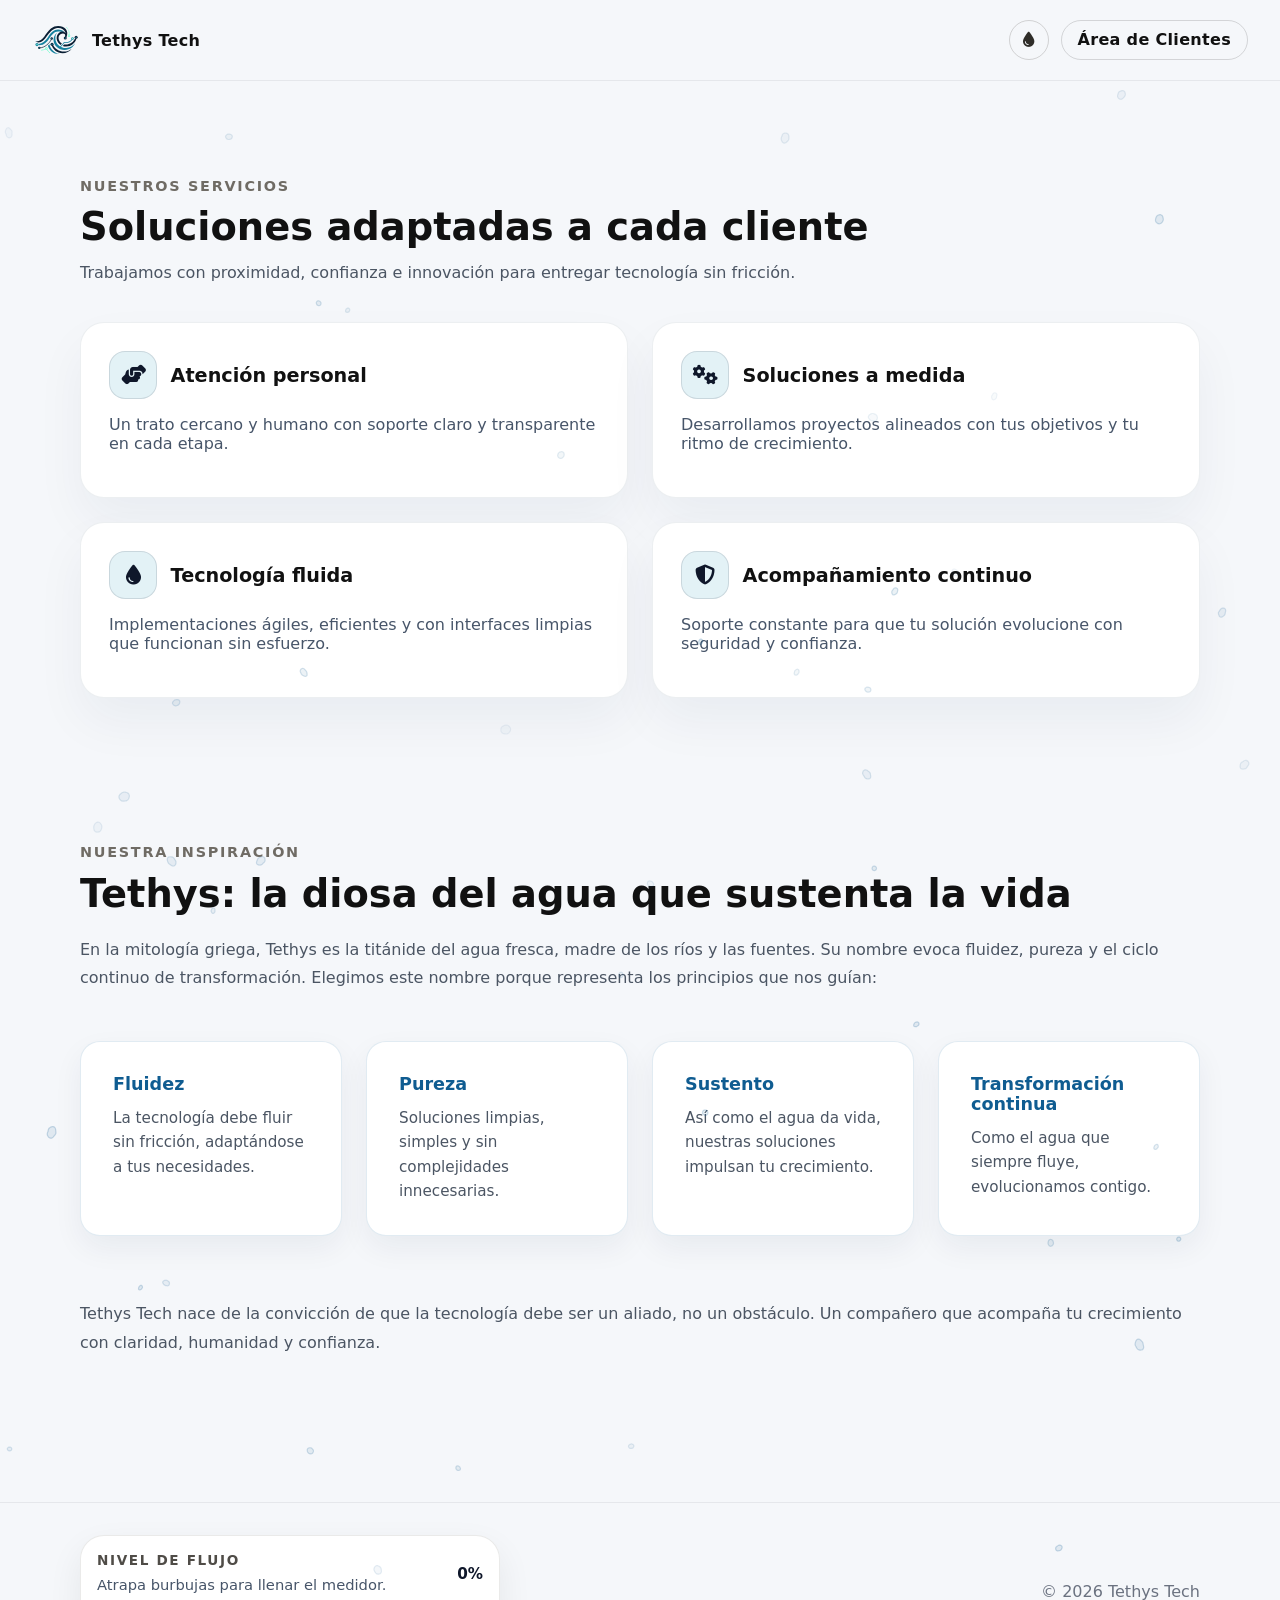
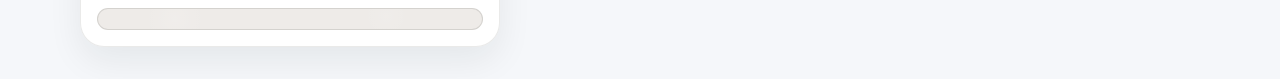
<file: index.html>
<!DOCTYPE html>
<html lang="en">
<head>
  <meta charset="UTF-8" />
  <meta name="viewport" content="width=device-width, initial-scale=1.0" />
  <meta name="description" content="Tethys Tech ofrece soluciones tecnológicas minimalistas y seguras para empresas, con acceso exclusivo para clientes." />
  <title>Tethys Tech</title>
  <link rel="icon" href="images/Favicon 2.svg" type="image/svg+xml" />
  <link rel="stylesheet" href="https://cdnjs.cloudflare.com/ajax/libs/font-awesome/6.5.1/css/all.min.css" />
  <link rel="stylesheet" href="styles.css" />
</head>
<body>
  <header class="site-header">
    <div class="header-inner">
      <a href="index.html" class="header-link">
        <img src="images/Tethys Tech.svg" alt="Tethys Tech logo" class="header-logo" />
        <span class="header-text">Tethys Tech</span>
      </a>
      <div class="header-actions">
        <button id="bubble-toggle" class="bubble-toggle active" type="button" aria-pressed="true" aria-label="Burbujas activas">
          <i class="fa-solid fa-droplet" aria-hidden="true"></i>
          <span class="sr-only">Burbujas activas</span>
        </button>
        <a href="clientes.html" class="header-client-area">Área de Clientes</a>
      </div>
    </div>
  </header>
  <main class="site-main" role="main">
    <section class="section" id="servicios">
      <div class="container">
        <div class="section-header">
          <span class="eyebrow">Nuestros servicios</span>
          <h2>Soluciones adaptadas a cada cliente</h2>
          <p>Trabajamos con proximidad, confianza e innovación para entregar tecnología sin fricción.</p>
        </div>
        <div class="grid cards-grid">
          <article class="card">
            <div class="card-heading">
              <div class="card-icon"> <i class="fa-solid fa-handshake-angle"></i> </div>
              <h3>Atención personal</h3>
            </div>
            <p>Un trato cercano y humano con soporte claro y transparente en cada etapa.</p>
          </article>
          <article class="card">
            <div class="card-heading">
              <div class="card-icon"> <i class="fa-solid fa-cogs"></i> </div>
              <h3>Soluciones a medida</h3>
            </div>
            <p>Desarrollamos proyectos alineados con tus objetivos y tu ritmo de crecimiento.</p>
          </article>
          <article class="card">
            <div class="card-heading">
              <div class="card-icon"> <i class="fa-solid fa-droplet"></i> </div>
              <h3>Tecnología fluida</h3>
            </div>
            <p>Implementaciones ágiles, eficientes y con interfaces limpias que funcionan sin esfuerzo.</p>
          </article>
          <article class="card">
            <div class="card-heading">
              <div class="card-icon"> <i class="fa-solid fa-shield-halved"></i> </div>
              <h3>Acompañamiento continuo</h3>
            </div>
            <p>Soporte constante para que tu solución evolucione con seguridad y confianza.</p>
          </article>
        </div>
      </div>
    </section>

    <section class="section section-tethys" id="about">
      <div class="container">
        <div class="tethys-content">
          <div class="tethys-text">
            <span class="eyebrow">Nuestra inspiración</span>
            <h2>Tethys: la diosa del agua que sustenta la vida</h2>
            <p>En la mitología griega, Tethys es la titánide del agua fresca, madre de los ríos y las fuentes. Su nombre evoca fluidez, pureza y el ciclo continuo de transformación. Elegimos este nombre porque representa los principios que nos guían:</p>
          </div>
          <div class="tethys-waves">
            <div class="wave wave-1">
              <div class="wave-content">
                <h3>Fluidez</h3>
                <p>La tecnología debe fluir sin fricción, adaptándose a tus necesidades.</p>
              </div>
            </div>
            <div class="wave wave-2">
              <div class="wave-content">
                <h3>Pureza</h3>
                <p>Soluciones limpias, simples y sin complejidades innecesarias.</p>
              </div>
            </div>
            <div class="wave wave-3">
              <div class="wave-content">
                <h3>Sustento</h3>
                <p>Así como el agua da vida, nuestras soluciones impulsan tu crecimiento.</p>
              </div>
            </div>
            <div class="wave wave-4">
              <div class="wave-content">
                <h3>Transformación continua</h3>
                <p>Como el agua que siempre fluye, evolucionamos contigo.</p>
              </div>
            </div>
          </div>
          <div class="tethys-closing">
            <p>Tethys Tech nace de la convicción de que la tecnología debe ser un aliado, no un obstáculo. Un compañero que acompaña tu crecimiento con claridad, humanidad y confianza.</p>
          </div>
        </div>
      </div>
    </section>
  </main>

  <footer class="site-footer" aria-label="Pie de página">
    <div class="container footer-grid">
      <div class="footer-meter">
        <div class="footer-meter-header">
          <div class="footer-meter-title">
            <div>
              <span class="footer-meter-label">Nivel de flujo</span>
              <p class="footer-meter-note">Atrapa burbujas para llenar el medidor.</p>
            </div>
          </div>
          <span class="footer-meter-value" id="bubble-meter-value">0%</span>
        </div>
        <div class="bubble-meter" id="bubble-meter">
          <div class="bubble-meter-fill" id="bubble-meter-fill"></div>
        </div>
      </div>
      <p>© 2026 Tethys Tech</p>
    </div>
  </footer>
  <script src="bubbles.js"></script>
</body>
</html>
</file>
<file: styles.css>
* {
  box-sizing: border-box;
}

body {
  margin: 0;
  font-family: Inter, system-ui, -apple-system, BlinkMacSystemFont, "Segoe UI", sans-serif;
  background: #f5f7fa;
  color: #111111;
}

.site-header {
  background: #f5f7fa;
  border-bottom: 1px solid #e5e7eb;
  padding: 1rem 2rem;
  position: fixed;
  inset: 0 0 auto 0;
  z-index: 50;
}

.header-inner {
  display: flex;
  align-items: center;
  justify-content: space-between;
  gap: 1.25rem;
  flex-wrap: nowrap;
  max-width: 1280px;
  margin: 0 auto;
}

.header-link {
  display: flex;
  align-items: center;
  gap: 0.75rem;
  text-decoration: none;
  color: #111111;
  min-width: 0;
}

.header-link:hover,
.header-link:focus-visible {
  color: #374151;
}

.header-link:focus-visible {
  outline: 2px solid #d1d5db;
  outline-offset: 3px;
}

.header-logo {
  display: block;
  width: 48px;
  height: 48px;
  object-fit: contain;
  min-width: 48px;
}

.header-text,
.header-client-area {
  font-size: 1rem;
  font-weight: 600;
  letter-spacing: 0.02em;
  min-width: 0;
}

.header-text {
  white-space: normal;
}

.header-actions {
  display: flex;
  align-items: center;
  gap: 0.75rem;
}

.header-sign-out-btn.hidden {
  display: none !important;
}

.dashboard-visible .header-sign-out-btn {
  display: inline-flex !important;
}

.bubble-toggle {
  display: inline-flex;
  align-items: center;
  justify-content: center;
  width: 2.5rem;
  height: 2.5rem;
  padding: 0;
  border-radius: 50%;
  border: 1px solid rgba(17, 17, 17, 0.15);
  background: transparent;
  color: #64748b;
  cursor: pointer;
  transition: border-color 0.2s ease, color 0.2s ease, transform 0.2s ease;
}


.bubble-toggle i {
  font-size: 0.95rem;
  line-height: 1;
  display: inline-block;
}

.bubble-toggle:hover,
.bubble-toggle:focus-visible {
  background: transparent;
  border-color: rgba(91, 89, 85, 0.24);
}

.bubble-toggle.active {
  background: transparent;
  border-color: rgba(91, 89, 85, 0.24);
  color: #2f2d29;
}

.bubble-toggle:focus-visible {
  outline: 2px solid #d1d5db;
  outline-offset: 3px;
}

.sr-only {
  position: absolute;
  width: 1px;
  height: 1px;
  padding: 0;
  margin: -1px;
  overflow: hidden;
  clip: rect(0, 0, 0, 0);
  white-space: nowrap;
  border: 0;
}

.header-client-area {
  display: inline-flex;
  align-items: center;
  justify-content: center;
  padding: 0.5rem 1rem;
  border-radius: 999px;
  border: 1px solid rgba(17, 17, 17, 0.15);
  background: transparent;
  color: #111111;
  text-decoration: none;
  white-space: nowrap;
  flex-shrink: 0;
  transition: border-color 0.2s ease, color 0.2s ease;
  font-family: inherit;
  font-size: 1rem;
  font-weight: 600;
  line-height: 1.4;
  letter-spacing: 0.02em;
  cursor: pointer;
  appearance: none;
  -webkit-appearance: none;
  min-height: 0;
}

.header-client-area:hover,
.header-client-area:focus-visible {
  border-color: rgba(17, 17, 17, 0.35);
  color: #111111;
}

.header-client-area:focus-visible {
  outline: 2px solid #d1d5db;
  outline-offset: 3px;
}

@media (max-width: 600px) {
  .header-link {
    gap: 0.5rem;
  }

  .header-text {
    display: none;
  }
}

@media (hover: none) and (pointer: coarse), (max-width: 720px) {
  .bubble-toggle {
    display: none !important;
  }

  .footer-meter {
    display: none !important;
  }
}

.container {
  width: min(1120px, calc(100% - 2rem));
  margin: 0 auto;
}

.site-main {
  padding: 7rem 2rem 3rem;
}

.section {
  padding: 4rem 0;
  background: none;
}

.section-header {
  margin-bottom: 2.5rem;
}

.section-header h2 {
  margin: 0.75rem 0 0;
  font-size: clamp(2rem, 3vw, 3rem);
  line-height: 1.05;
}

.section-header p {
  margin: 1rem 0 0;
  color: #4b5563;
}

.eyebrow {
  display: inline-flex;
  align-items: center;
  gap: 0.5rem;
  color: #6f6b64;
  font-size: 0.9rem;
  font-weight: 600;
  text-transform: uppercase;
  letter-spacing: 0.12em;
}

.grid {
  display: grid;
  gap: 1.5rem;
}

.cards-grid {
  grid-template-columns: repeat(1, minmax(0, 1fr));
}

@media (min-width: 720px) {
  .cards-grid {
    grid-template-columns: repeat(2, minmax(0, 1fr));
  }
}

.card {
  background: #ffffff;
  border: 1px solid rgba(13, 60, 82, 0.08);
  border-radius: 24px;
  padding: 1.75rem;
  box-shadow: 0 24px 50px rgba(15, 41, 69, 0.05);
}

.card-heading {
  display: flex;
  align-items: center;
  gap: 0.85rem;
  margin-bottom: 1rem;
}

.card-icon {
  display: inline-flex;
  align-items: center;
  justify-content: center;
  width: 3rem;
  height: 3rem;
  background: rgba(30, 144, 180, 0.12);
  color: #0f172a;
  border-radius: 16px;
  border: 1px solid rgba(15, 23, 42, 0.12);
  font-size: 1.25rem;
  margin-bottom: 0;
}

.card h3 {
  margin: 0;
  font-size: 1.2rem;
}

.card {
  transition: transform 0.2s ease, box-shadow 0.2s ease, border-color 0.2s ease;
}

.card:hover {
  transform: translateY(-6px);
  box-shadow: 0 30px 60px rgba(15, 41, 69, 0.08);
  border-color: rgba(30, 144, 180, 0.18);
}

.card p {
  color: #475569;
}

.section-tethys {
  padding: 5rem 0;
}

.tethys-content {
  display: flex;
  flex-direction: column;
}

.tethys-text h2 {
  margin: 0.75rem 0 0;
  font-size: clamp(2rem, 3vw, 2.8rem);
  line-height: 1.1;
}

.tethys-text p {
  margin: 1.25rem 0 0;
  color: #4b5563;
  line-height: 1.8;
}

.tethys-waves {
  margin-top: 3rem;
  display: grid;
  grid-template-columns: repeat(4, 1fr);
  gap: 1.5rem;
}

.wave {
  background: #ffffff;
  border: 1px solid rgba(15, 92, 145, 0.12);
  border-radius: 20px;
  padding: 2rem;
  box-shadow: 0 12px 30px rgba(15, 41, 69, 0.06);
  animation: float-up 6s ease-in-out infinite;
}

.wave.wave-1 {
  animation-delay: 0s;
}

.wave.wave-2 {
  animation-delay: 0.5s;
}

.wave.wave-3 {
  animation-delay: 1s;
}

.wave.wave-4 {
  animation-delay: 1.5s;
}

@keyframes float-up {
  0%, 100% {
    transform: translateY(0px);
  }
  50% {
    transform: translateY(-30px);
  }
}

.wave:hover {
  box-shadow: 0 18px 40px rgba(15, 41, 69, 0.1);
}

.wave-content h3 {
  margin: 0;
  font-size: 1.1rem;
  color: #0f5c91;
}

.wave-content p {
  margin: 0.75rem 0 0;
  color: #4b5563;
  font-size: 0.95rem;
  line-height: 1.6;
}

.tethys-closing {
  margin-top: 3rem;
}

.tethys-closing p {
  color: #4b5563;
  line-height: 1.8;
}

@media (max-width: 1200px) {
  .tethys-waves {
    grid-template-columns: repeat(2, 1fr);
  }

  .wave:nth-child(1) {
    margin-top: 0;
  }

  .wave:nth-child(2) {
    margin-top: 3rem;
  }

  .wave:nth-child(3) {
    margin-top: 0;
  }

  .wave:nth-child(4) {
    margin-top: 3rem;
  }
}

@media (max-width: 600px) {
  .tethys-waves {
    grid-template-columns: 1fr;
  }

  .wave {
    margin-top: 0 !important;
  }
}

.site-footer {
  padding: 2rem 2rem;
  color: #6b7280;
  border-top: 1px solid #e5e7eb;
}

.footer-grid {
  display: flex;
  align-items: center;
  justify-content: space-between;
  gap: 1rem;
}

.footer-meter {
  width: min(420px, 100%);
  display: flex;
  flex-direction: column;
  gap: 0.8rem;
  padding: 1rem 1rem;
  border-radius: 24px;
  background: rgba(255, 255, 255, 0.92);
  border: 1px solid rgba(84, 81, 75, 0.12);
  box-shadow: 0 14px 35px rgba(20, 22, 24, 0.07);
}

.footer-meter-header {
  display: flex;
  align-items: center;
  justify-content: space-between;
  gap: 1rem;
}

.footer-meter-title {
  display: block;
}

.footer-meter-label {
  display: block;
  font-size: 0.85rem;
  font-weight: 700;
  color: #4f4c47;
  letter-spacing: 0.12em;
  text-transform: uppercase;
}

.footer-meter-note {
  margin: 0.35rem 0 0;
  color: #475569;
  font-size: 0.92rem;
  line-height: 1.5;
}

.bubble-meter {
  position: relative;
  width: 100%;
  height: 1.35rem;
  border-radius: 999px;
  background: rgba(212, 206, 198, 0.4);
  overflow: hidden;
  border: 1px solid rgba(84, 81, 75, 0.16);
}

.bubble-meter::before {
  content: '';
  position: absolute;
  inset: 0;
  background-image: radial-gradient(circle at 20% 50%, rgba(255, 255, 255, 0.14) 0%, transparent 10%),
                    radial-gradient(circle at 75% 35%, rgba(255, 255, 255, 0.1) 0%, transparent 8%);
  pointer-events: none;
}

.bubble-meter-fill {
  width: 0%;
  height: 100%;
  background: linear-gradient(90deg, #6b655f 0%, #8b867f 55%, #b0aba4 100%);
  border-radius: 999px;
  transition: width 0.4s ease;
  box-shadow: inset 0 0 20px rgba(84, 81, 75, 0.14);
}

.footer-meter-value {
  font-size: 0.95rem;
  font-weight: 700;
  color: #0f172a;
}

@media (max-width: 720px) {
  .footer-grid {
    flex-direction: column;
    align-items: flex-start;
  }
}

.hidden {
  display: none !important;
}

.client-card {
  background: #ffffff;
  border: 1px solid rgba(43, 43, 41, 0.08);
  border-radius: 24px;
  padding: 2rem;
  box-shadow: 0 24px 40px rgba(22, 24, 26, 0.06);
  margin-bottom: 1.5rem;
}

.auth-card {
  width: min(100%, 680px);
  margin: 0 auto 1.5rem;
  padding: 1.35rem;
  border-radius: 18px;
  background: rgba(255, 255, 255, 0.62);
  box-shadow: 0 16px 30px rgba(20, 22, 24, 0.045);
}

.dashboard-content {
  background: none;
  border: none;
  box-shadow: none;
  padding: 0;
  margin-bottom: 0;
}

.project-card {
  padding: 1.2rem;
  border: 1px solid rgba(43, 43, 41, 0.1);
  border-radius: 16px;
  background: rgba(255, 255, 255, 0.58);
  box-shadow: 0 10px 20px rgba(20, 22, 24, 0.035);
}

.auth-switch {
  display: flex;
  gap: 0.35rem;
  margin-bottom: 1.2rem;
  background: rgba(47, 43, 39, 0.06);
  border-radius: 999px;
  padding: 0.25rem;
}

.auth-switch-button {
  flex: 1;
  min-height: 2.55rem;
  padding: 0.65rem 0.9rem;
  border: 0;
  border-radius: 999px;
  background: transparent;
  color: #2f2d29;
  font-size: 0.95rem;
  font-weight: 700;
  cursor: pointer;
  transition: background-color 0.2s ease, color 0.2s ease;
}

.auth-switch-button.active,
.auth-switch-button:hover {
  background: #ffffff;
  color: #25221f;
  box-shadow: 0 8px 18px rgba(20, 22, 24, 0.07);
}

.auth-form {
  display: grid;
  gap: 0.9rem;
}

.auth-form-header {
  margin-bottom: 0.1rem;
}

.auth-form-header h2 {
  margin: 0;
  color: #2b2824;
  font-size: 1.35rem;
  line-height: 1.2;
}

.auth-form-kicker {
  color: #6f6b64;
  font-size: 0.78rem;
  font-weight: 700;
  letter-spacing: 0.12em;
  text-transform: uppercase;
}

#signup-form {
  grid-template-columns: repeat(2, minmax(0, 1fr));
}

#signup-form .auth-form-header,
#signup-form .auth-submit-button {
  grid-column: 1 / -1;
}

.signup-email-field {
  grid-column: 1 / -1;
}

.input-group {
  display: grid;
  gap: 0.4rem;
}

.input-group label {
  font-size: 0.88rem;
  font-weight: 700;
  color: #4f4c47;
}

.input-group input,
.input-group textarea {
  width: 100%;
  padding: 0.75rem 0.9rem;
  border-radius: 12px;
  border: 1px solid rgba(79, 77, 72, 0.18);
  background: #ffffff;
  color: #25221f;
  font: inherit;
}

.input-group input:focus,
.input-group textarea:focus {
  border-color: rgba(47, 43, 39, 0.42);
  outline: 3px solid rgba(47, 43, 39, 0.08);
}

textarea {
  min-height: 120px;
  resize: vertical;
}

.button {
  display: inline-flex;
  align-items: center;
  justify-content: center;
  padding: 0.95rem 1.4rem;
  border-radius: 999px;
  border: 1px solid transparent;
  background: #2f2b27;
  color: #ffffff;
  font-size: 1rem;
  font-weight: 700;
  cursor: pointer;
  transition: transform 0.18s ease, background 0.18s ease, border-color 0.18s ease;
}

.button:hover,
.button:focus-visible {
  transform: translateY(-1px);
  background: #1f1d1a;
}

.auth-submit-button {
  min-height: 2.75rem;
  padding: 0.7rem 1.1rem;
}

.header-sign-out-btn {
  border: 1px solid rgba(17, 17, 17, 0.15);
  background: transparent;
  color: #111111;
  padding: 0.5rem 1rem;
  border-radius: 999px;
  font-weight: 600;
  letter-spacing: 0.02em;
  text-decoration: none;
  display: inline-flex;
  align-items: center;
  justify-content: center;
}

.header-sign-out-btn:hover,
.header-sign-out-btn:focus-visible {
  border-color: rgba(17, 17, 17, 0.35);
  color: #111111;
}

.header-sign-out-btn:focus-visible {
  outline: 2px solid #d1d5db;
  outline-offset: 3px;
}

.dashboard-header-actions {
  display: flex;
  align-items: center;
}

.circle-add-button {
  width: 2.8rem;
  height: 2.8rem;
  border-radius: 50%;
  border: 1px solid rgba(17, 17, 17, 0.15);
  background: transparent;
  color: #111111;
  font-size: 1.5rem;
  font-weight: 700;
  display: inline-flex;
  align-items: center;
  justify-content: center;
  cursor: pointer;
  transition: border-color 0.2s ease, background 0.2s ease, color 0.2s ease, transform 0.18s ease;
}

.circle-add-button:hover,
.circle-add-button:focus-visible {
  border-color: rgba(17, 17, 17, 0.35);
  background: rgba(255, 255, 255, 0.88);
}

.project-item-header {
  display: flex;
  align-items: flex-start;
  justify-content: space-between;
  gap: 1rem;
}

.project-item-status {
  display: flex;
  align-items: center;
  justify-content: flex-end;
  min-width: 10rem;
}

.project-username {
  margin: 0.35rem 0 0;
  color: #6f6b64;
  font-size: 0.9rem;
}

.project-item p {
  margin: 0.75rem 0 0;
  color: #4f4c47;
  line-height: 1.7;
}

.status-pill {
  display: inline-flex;
  align-items: center;
  justify-content: center;
  padding: 0.35rem 0.75rem;
  border-radius: 999px;
  font-size: 0.82rem;
  font-weight: 700;
  color: #ffffff;
  letter-spacing: 0.08em;
  text-transform: uppercase;
}

.dashboard-header {
  display: flex;
  justify-content: space-between;
  gap: 1rem;
  align-items: flex-start;
  flex-wrap: wrap;
  margin-bottom: 1.5rem;
  padding: 0;
  border: none;
  background: transparent;
}

.project-list {
  display: block;
}

.project-item {
  padding: 1rem 0;
  border-bottom: 1px solid rgba(0, 0, 0, 0.08);
}

.project-item:last-child {
  border-bottom: none;
}

.project-item h3 {
  margin: 0;
  font-size: 1.1rem;
  font-weight: 600;
  color: #2b2824;
}

.project-item p {
  margin: 0;
  color: #4f4c47;
  line-height: 1.7;
}

.status-pill {
  display: inline-flex;
  align-items: center;
  padding: 0.45rem 0.8rem;
  border-radius: 999px;
  font-size: 0.88rem;
  font-weight: 700;
  color: #ffffff;
  letter-spacing: 0.08em;
  text-transform: uppercase;
}

.status-solicitado {
  background: #6b7280;
}

.status-aprobado {
  background: #166534;
}

.status-cancelado {
  background: #92400e;
}

.status-action-group {
  display: flex;
  flex-wrap: wrap;
  justify-content: flex-end;
  gap: 0.45rem;
}

.status-action {
  border: 0;
  cursor: pointer;
  opacity: 0.42;
  transition: opacity 0.18s ease, transform 0.18s ease, box-shadow 0.18s ease;
}

.status-action.active,
.status-action:hover,
.status-action:focus-visible {
  opacity: 1;
}

.status-action.active {
  box-shadow: 0 8px 18px rgba(20, 22, 24, 0.14);
}

.status-action:hover,
.status-action:focus-visible {
  transform: translateY(-1px);
}

.admin-note {
  margin-bottom: 1.5rem;
  padding: 1rem 1.25rem;
  border-radius: 18px;
  background: #f4f1ec;
  border: 1px solid rgba(99, 97, 94, 0.14);
  color: #373431;
}

.alert-message {
  margin-top: 0.75rem;
  color: #b91c1c;
}

.success-message {
  color: #047857;
}

.project-card-header {
  display: flex;
  align-items: flex-start;
  justify-content: space-between;
  gap: 1rem;
  margin-bottom: 1rem;
}

.project-card-header h3 {
  margin: 0.15rem 0 0;
  color: #2b2824;
  font-size: 1.25rem;
  line-height: 1.2;
}

.project-card-kicker {
  color: #6f6b64;
  font-size: 0.78rem;
  font-weight: 700;
  letter-spacing: 0.12em;
  text-transform: uppercase;
}

.project-form {
  display: grid;
  grid-template-columns: minmax(0, 1fr) auto;
  align-items: end;
  gap: 1rem;
}

.project-name-field input {
  min-height: 2.75rem;
  padding: 0.7rem 0.85rem;
  border-radius: 12px;
  background: #ffffff;
}

.project-submit-button {
  min-height: 2.75rem;
  padding: 0.7rem 1.1rem;
  white-space: nowrap;
}

#project-status-message {
  grid-column: 1 / -1;
  margin: 0;
}

@media (max-width: 860px) {
  .dashboard-header {
    flex-direction: column;
    align-items: stretch;
  }

  #signup-form {
    grid-template-columns: 1fr;
  }

  .project-form {
    grid-template-columns: 1fr;
  }

  .project-submit-button {
    width: 100%;
  }
}
</file>
